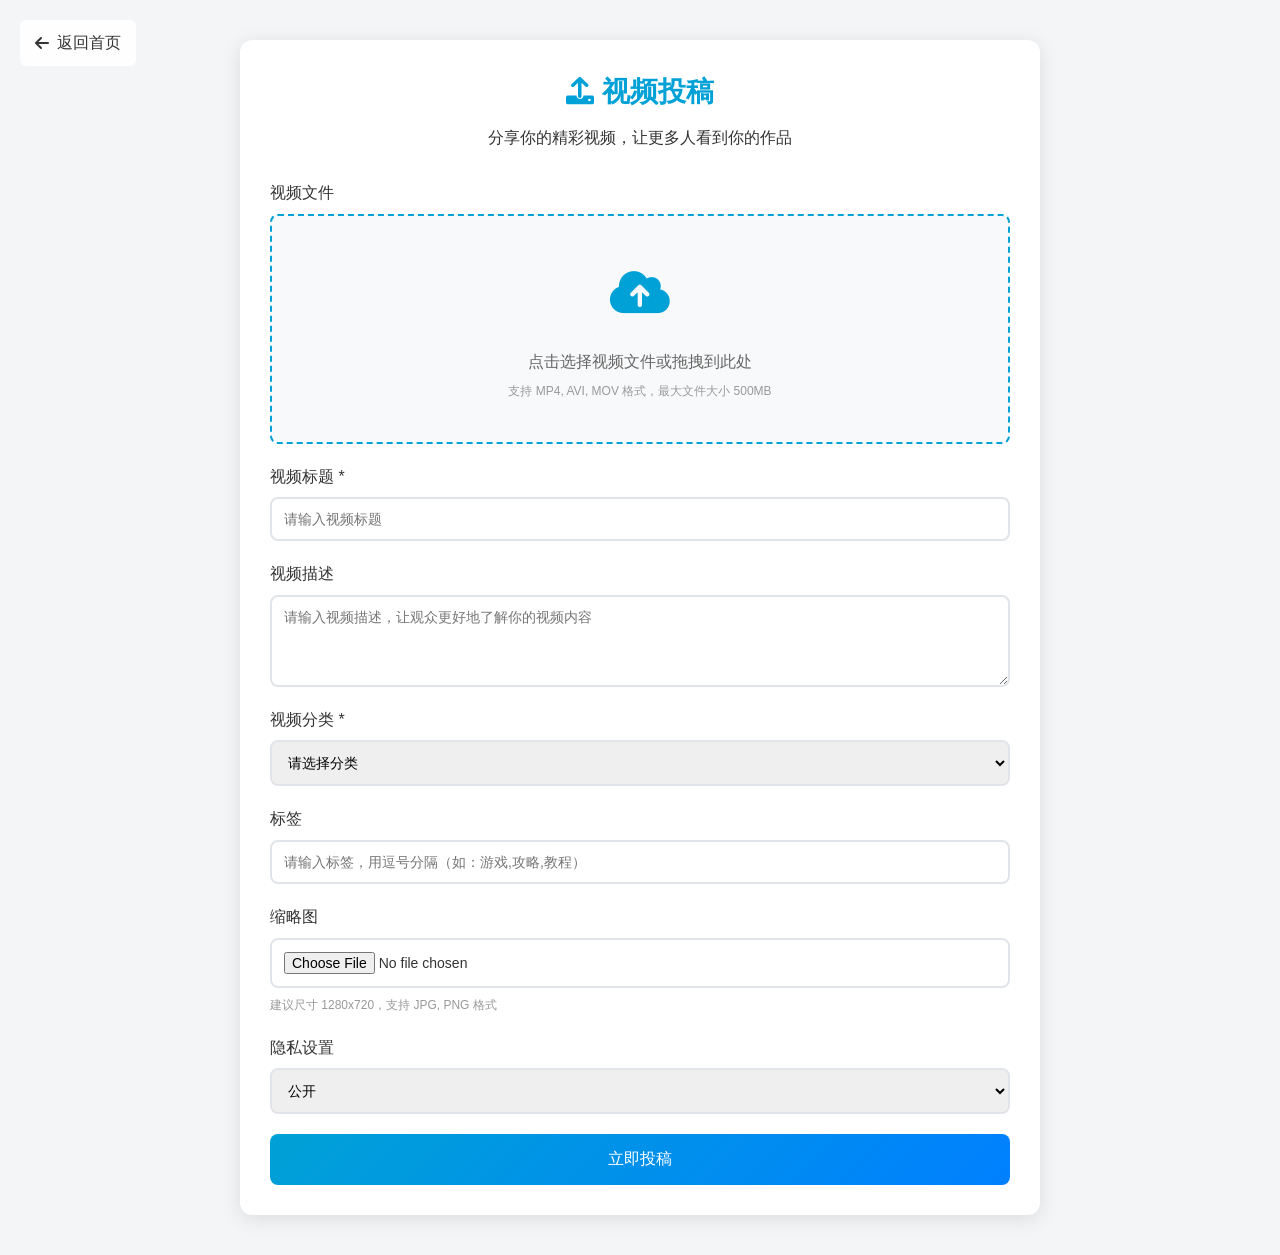
<file: 包站/upload.html>
<!DOCTYPE html>
<html lang="zh-CN">
<head>
    <meta charset="UTF-8">
    <meta name="viewport" content="width=device-width, initial-scale=1.0">
    <title>视频投稿 - 包站</title>
    <link rel="stylesheet" href="style.css">
    <link rel="icon" href="favicon.ico" type="image/x-icon">
    <link href="https://cdnjs.cloudflare.com/ajax/libs/font-awesome/6.0.0/css/all.min.css" rel="stylesheet">
    <style>
        .upload-container {
            max-width: 800px;
            margin: 40px auto;
            padding: 30px;
            background: white;
            border-radius: 12px;
            box-shadow: 0 4px 20px rgba(0, 0, 0, 0.1);
        }
        
        .upload-header {
            text-align: center;
            margin-bottom: 30px;
        }
        
        .upload-header h1 {
            color: #00a1d6;
            font-size: 28px;
            margin-bottom: 10px;
        }
        
        .upload-form {
            display: grid;
            gap: 20px;
        }
        
        .form-group {
            display: flex;
            flex-direction: column;
            gap: 8px;
        }
        
        .form-group label {
            font-weight: 500;
            color: #333;
        }
        
        .form-group input,
        .form-group textarea,
        .form-group select {
            padding: 12px;
            border: 2px solid #e1e5e9;
            border-radius: 8px;
            font-size: 14px;
            transition: border-color 0.3s ease;
        }
        
        .form-group input:focus,
        .form-group textarea:focus,
        .form-group select:focus {
            outline: none;
            border-color: #00a1d6;
        }
        
        .file-upload-area {
            border: 2px dashed #00a1d6;
            border-radius: 8px;
            padding: 40px;
            text-align: center;
            background: #f8f9fa;
            cursor: pointer;
            transition: all 0.3s ease;
        }
        
        .file-upload-area:hover {
            background: #e3f2fd;
            border-color: #0080ff;
        }
        
        .file-upload-area.dragover {
            background: #e3f2fd;
            border-color: #0080ff;
            transform: scale(1.02);
        }
        
        .file-upload-icon {
            font-size: 48px;
            color: #00a1d6;
            margin-bottom: 16px;
        }
        
        .file-upload-text {
            color: #666;
            margin-bottom: 8px;
        }
        
        .file-upload-hint {
            font-size: 12px;
            color: #999;
        }
        
        .upload-progress {
            display: none;
            margin-top: 20px;
        }
        
        .progress-bar {
            width: 100%;
            height: 8px;
            background: #e1e5e9;
            border-radius: 4px;
            overflow: hidden;
        }
        
        .progress-fill {
            height: 100%;
            background: linear-gradient(90deg, #00a1d6, #0080ff);
            width: 0%;
            transition: width 0.3s ease;
        }
        
        .progress-text {
            text-align: center;
            margin-top: 8px;
            font-size: 14px;
            color: #666;
        }
        
        .submit-btn {
            background: linear-gradient(135deg, #00a1d6, #0080ff);
            color: white;
            border: none;
            padding: 15px 30px;
            border-radius: 8px;
            font-size: 16px;
            font-weight: 500;
            cursor: pointer;
            transition: all 0.3s ease;
            width: 100%;
        }
        
        .submit-btn:hover {
            transform: translateY(-2px);
            box-shadow: 0 4px 15px rgba(0, 161, 214, 0.3);
        }
        
        .submit-btn:disabled {
            background: #ccc;
            cursor: not-allowed;
            transform: none;
            box-shadow: none;
        }
        
        .back-btn {
            position: absolute;
            top: 20px;
            left: 20px;
            background: rgba(255, 255, 255, 0.9);
            border: none;
            padding: 10px 15px;
            border-radius: 6px;
            cursor: pointer;
            color: #333;
            text-decoration: none;
            display: flex;
            align-items: center;
            gap: 8px;
            transition: all 0.3s ease;
        }
        
        .back-btn:hover {
            background: white;
            transform: translateY(-1px);
        }
        
        .preview-area {
            display: none;
            margin-top: 20px;
            padding: 20px;
            background: #f8f9fa;
            border-radius: 8px;
        }
        
        .preview-video {
            width: 100%;
            max-width: 400px;
            border-radius: 8px;
        }
        
        .preview-info {
            margin-top: 15px;
        }
        
        .preview-info h4 {
            margin-bottom: 8px;
            color: #333;
        }
        
        .preview-info p {
            color: #666;
            font-size: 14px;
        }
    </style>
</head>
<body>
    <!-- 返回按钮 -->
    <a href="index.html" class="back-btn">
        <i class="fas fa-arrow-left"></i>
        返回首页
    </a>

    <!-- 上传容器 -->
    <div class="upload-container">
        <div class="upload-header">
            <h1><i class="fas fa-upload"></i> 视频投稿</h1>
            <p>分享你的精彩视频，让更多人看到你的作品</p>
        </div>

        <form class="upload-form" id="uploadForm">
            <!-- 视频文件上传 -->
            <div class="form-group">
                <label for="videoFile">视频文件</label>
                <div class="file-upload-area" id="fileUploadArea">
                    <div class="file-upload-icon">
                        <i class="fas fa-cloud-upload-alt"></i>
                    </div>
                    <div class="file-upload-text">点击选择视频文件或拖拽到此处</div>
                    <div class="file-upload-hint">支持 MP4, AVI, MOV 格式，最大文件大小 500MB</div>
                    <input type="file" id="videoFile" accept="video/*" style="display: none;">
                </div>
            </div>

            <!-- 视频预览 -->
            <div class="preview-area" id="previewArea">
                <video class="preview-video" id="previewVideo" controls></video>
                <div class="preview-info">
                    <h4>视频信息</h4>
                    <p id="videoInfo">文件大小: -- | 时长: -- | 分辨率: --</p>
                </div>
            </div>

            <!-- 上传进度 -->
            <div class="upload-progress" id="uploadProgress">
                <div class="progress-bar">
                    <div class="progress-fill" id="progressFill"></div>
                </div>
                <div class="progress-text" id="progressText">准备上传...</div>
            </div>

            <!-- 视频标题 -->
            <div class="form-group">
                <label for="videoTitle">视频标题 *</label>
                <input type="text" id="videoTitle" placeholder="请输入视频标题" required>
            </div>

            <!-- 视频描述 -->
            <div class="form-group">
                <label for="videoDescription">视频描述</label>
                <textarea id="videoDescription" rows="4" placeholder="请输入视频描述，让观众更好地了解你的视频内容"></textarea>
            </div>

            <!-- 视频分类 -->
            <div class="form-group">
                <label for="videoCategory">视频分类 *</label>
                <select id="videoCategory" required>
                    <option value="">请选择分类</option>
                    <option value="游戏">游戏</option>
                    <option value="动画">动画</option>
                    <option value="音乐">音乐</option>
                    <option value="娱乐">娱乐</option>
                    <option value="影视">影视</option>
                    <option value="知识">知识</option>
                    <option value="美食">美食</option>
                    <option value="汽车">汽车</option>
                </select>
            </div>

            <!-- 标签 -->
            <div class="form-group">
                <label for="videoTags">标签</label>
                <input type="text" id="videoTags" placeholder="请输入标签，用逗号分隔（如：游戏,攻略,教程）">
            </div>

            <!-- 缩略图 -->
            <div class="form-group">
                <label for="thumbnailFile">缩略图</label>
                <input type="file" id="thumbnailFile" accept="image/*">
                <div class="file-upload-hint">建议尺寸 1280x720，支持 JPG, PNG 格式</div>
            </div>

            <!-- 隐私设置 -->
            <div class="form-group">
                <label for="videoPrivacy">隐私设置</label>
                <select id="videoPrivacy">
                    <option value="public">公开</option>
                    <option value="unlisted">不公开</option>
                    <option value="private">私密</option>
                </select>
            </div>

            <!-- 提交按钮 -->
            <button type="submit" class="submit-btn" id="submitBtn">立即投稿</button>
        </form>
    </div>

    <script>
        const uploadForm = document.getElementById('uploadForm');
        const videoFile = document.getElementById('videoFile');
        const submitBtn = document.getElementById('submitBtn');
        const uploadProgress = document.getElementById('uploadProgress');
        const progressFill = document.getElementById('progressFill');
        const progressText = document.getElementById('progressText');

        uploadForm.addEventListener('submit', async (e) => {
            e.preventDefault();

            if (!videoFile.files.length) {
                alert('请先选择一个视频文件！');
                return;
            }

            const formData = new FormData();
            formData.append('videoFile', videoFile.files[0]);
            // 这里我们也可以把其他表单信息加上
            // formData.append('title', document.getElementById('title').value);

            submitBtn.disabled = true;
            uploadProgress.style.display = 'block';
            progressText.textContent = '正在上传... 0%';

            try {
                const xhr = new XMLHttpRequest();
                xhr.open('POST', 'http://localhost:3000/upload', true);

                xhr.upload.onprogress = (event) => {
                    if (event.lengthComputable) {
                        const percentComplete = (event.loaded / event.total) * 100;
                        progressFill.style.width = percentComplete + '%';
                        progressText.textContent = `正在上传... ${Math.round(percentComplete)}%`;
                    }
                };

                xhr.onload = () => {
                    if (xhr.status === 200) {
                        progressText.textContent = '上传成功！';
                        alert('视频上传成功！');
                    } else {
                        progressText.textContent = `上传失败: ${xhr.statusText}`;
                        alert(`上传失败: ${xhr.responseText}`);
                    }
                    submitBtn.disabled = false;
                };

                xhr.onerror = () => {
                    progressText.textContent = '上传出错，请检查网络连接。';
                    alert('上传出错，请检查网络连接或后端服务器是否正常运行。');
                    submitBtn.disabled = false;
                };

                xhr.send(formData);

            } catch (error) {
                console.error('上传时发生错误:', error);
                alert('上传时发生错误，请查看控制台获取更多信息。');
                submitBtn.disabled = false;
                progressText.textContent = '上传失败';
            }
        });

        // 简单的拖拽和预览功能 (可以根据需要扩展)
        const fileUploadArea = document.getElementById('fileUploadArea');
        const previewArea = document.getElementById('previewArea');
        const previewVideo = document.getElementById('previewVideo');

        fileUploadArea.addEventListener('click', () => videoFile.click());

        videoFile.addEventListener('change', () => {
            if (videoFile.files.length > 0) {
                const file = videoFile.files[0];
                const videoURL = URL.createObjectURL(file);
                previewVideo.src = videoURL;
                previewArea.style.display = 'block';
            }
        });

        // 缩略图预览
        document.getElementById('thumbnailFile').addEventListener('change', (e) => {
            if (e.target.files.length > 0) {
                const file = e.target.files[0];
                if (!file.type.startsWith('image/')) {
                    alert('请选择有效的图片文件！');
                    return;
                }
                // 这里可以添加缩略图预览功能
                console.log('缩略图已选择:', file.name);
            }
        });
    </script>
</body>
</html>
</file>
<file: 包站/style.css>
/* 全局样式重置 */
* {
    margin: 0;
    padding: 0;
    box-sizing: border-box;
}

body {
    font-family: -apple-system, BlinkMacSystemFont, 'Segoe UI', 'PingFang SC', 'Hiragino Sans GB', 'Microsoft YaHei', 'Helvetica Neue', Helvetica, Arial, sans-serif;
    background-color: #f4f5f7;
    color: #333;
    line-height: 1.6;
}

/* 顶部导航栏 */
.header {
    background: linear-gradient(135deg, #00a1d6 0%, #0080ff 100%);
    box-shadow: 0 2px 8px rgba(0, 0, 0, 0.1);
    position: sticky;
    top: 0;
    z-index: 1000;
}

.header-container {
    max-width: 1200px;
    margin: 0 auto;
    padding: 0 20px;
    display: flex;
    align-items: center;
    justify-content: space-between;
    height: 60px;
}

.logo {
    display: flex;
    align-items: center;
    color: white;
    font-size: 24px;
    font-weight: bold;
    text-decoration: none;
}

.logo i {
    margin-right: 8px;
    font-size: 28px;
}

.nav-menu {
    display: flex;
    gap: 30px;
}

.nav-item {
    color: rgba(255, 255, 255, 0.9);
    text-decoration: none;
    font-size: 14px;
    padding: 8px 12px;
    border-radius: 4px;
    transition: all 0.3s ease;
}

.nav-item:hover,
.nav-item.active {
    color: white;
    background-color: rgba(255, 255, 255, 0.1);
}

.search-box {
    display: flex;
    align-items: center;
    background: rgba(255, 255, 255, 0.1);
    border-radius: 20px;
    padding: 8px 16px;
    width: 300px;
}

.search-box input {
    background: transparent;
    border: none;
    color: white;
    outline: none;
    width: 100%;
    font-size: 14px;
}

.search-box input::placeholder {
    color: rgba(255, 255, 255, 0.7);
}

.search-btn {
    background: none;
    border: none;
    color: white;
    cursor: pointer;
    padding: 4px;
    margin-left: 8px;
}

.user-actions {
    display: flex;
    align-items: center;
    gap: 16px;
}

.upload-btn {
    background: rgba(255, 255, 255, 0.2);
    border: 1px solid rgba(255, 255, 255, 0.3);
    color: white;
    padding: 8px 16px;
    border-radius: 20px;
    cursor: pointer;
    font-size: 14px;
    transition: all 0.3s ease;
    text-decoration: none;
    display: inline-flex;
    align-items: center;
    gap: 6px;
}

.upload-btn:hover {
    background: rgba(255, 255, 255, 0.3);
    text-decoration: none;
    color: white;
}

.user-avatar img {
    width: 36px;
    height: 36px;
    border-radius: 50%;
    border: 2px solid rgba(255, 255, 255, 0.3);
    cursor: pointer;
}

/* 主要内容区域 */
.main-content {
    max-width: 1200px;
    margin: 0 auto;
    padding: 20px;
}

/* 轮播图区域 */
.banner-section {
    margin-bottom: 30px;
}

.banner-container {
    position: relative;
    border-radius: 12px;
    overflow: hidden;
    box-shadow: 0 4px 20px rgba(0, 0, 0, 0.1);
}

.banner-slider {
    position: relative;
    height: 300px;
}

.banner-slide {
    position: absolute;
    top: 0;
    left: 0;
    width: 100%;
    height: 100%;
    opacity: 0;
    transition: opacity 0.5s ease;
}

.banner-slide.active {
    opacity: 1;
}

.banner-slide img {
    width: 100%;
    height: 100%;
    object-fit: cover;
}

.banner-info {
    position: absolute;
    bottom: 0;
    left: 0;
    right: 0;
    background: linear-gradient(transparent, rgba(0, 0, 0, 0.7));
    color: white;
    padding: 20px;
}

.banner-info h3 {
    font-size: 24px;
    margin-bottom: 8px;
}

.banner-info p {
    font-size: 14px;
    opacity: 0.9;
}

.banner-dots {
    position: absolute;
    bottom: 20px;
    right: 20px;
    display: flex;
    gap: 8px;
}

.dot {
    width: 12px;
    height: 12px;
    border-radius: 50%;
    background: rgba(255, 255, 255, 0.5);
    cursor: pointer;
    transition: all 0.3s ease;
}

.dot.active {
    background: white;
}

/* 分区导航 */
.category-section {
    margin-bottom: 40px;
}

.category-container {
    display: grid;
    grid-template-columns: repeat(auto-fit, minmax(120px, 1fr));
    gap: 20px;
    background: white;
    padding: 30px;
    border-radius: 12px;
    box-shadow: 0 2px 12px rgba(0, 0, 0, 0.08);
}

.category-item {
    display: flex;
    flex-direction: column;
    align-items: center;
    gap: 12px;
    padding: 20px;
    border-radius: 8px;
    cursor: pointer;
    transition: all 0.3s ease;
    text-decoration: none;
    color: #333;
}

.category-item:hover {
    background: #f8f9fa;
    transform: translateY(-2px);
}

.category-item i {
    font-size: 32px;
    color: #00a1d6;
}

.category-item span {
    font-size: 14px;
    font-weight: 500;
}

/* 视频区域 */
.video-section {
    margin-bottom: 40px;
}

.section-header {
    display: flex;
    justify-content: space-between;
    align-items: center;
    margin-bottom: 20px;
}

.section-header h2 {
    font-size: 24px;
    font-weight: 600;
    color: #333;
}

.more-link {
    color: #00a1d6;
    text-decoration: none;
    font-size: 14px;
    display: flex;
    align-items: center;
    gap: 4px;
}

.more-link:hover {
    text-decoration: underline;
}

.video-grid {
    display: grid;
    grid-template-columns: repeat(auto-fill, minmax(280px, 1fr));
    gap: 20px;
}

.video-card {
    background: white;
    border-radius: 12px;
    overflow: hidden;
    box-shadow: 0 2px 12px rgba(0, 0, 0, 0.08);
    transition: all 0.3s ease;
    cursor: pointer;
}

.video-card:hover {
    transform: translateY(-4px);
    box-shadow: 0 8px 25px rgba(0, 0, 0, 0.15);
}

.video-thumbnail {
    position: relative;
    width: 100%;
    height: 160px;
    overflow: hidden;
}

.video-thumbnail img {
    width: 100%;
    height: 100%;
    object-fit: cover;
    transition: transform 0.3s ease;
}

.video-card:hover .video-thumbnail img {
    transform: scale(1.05);
}

.video-duration {
    position: absolute;
    bottom: 8px;
    right: 8px;
    background: rgba(0, 0, 0, 0.8);
    color: white;
    padding: 2px 6px;
    border-radius: 4px;
    font-size: 12px;
}

.video-info {
    padding: 16px;
}

.video-title {
    font-size: 14px;
    font-weight: 500;
    color: #333;
    margin-bottom: 8px;
    line-height: 1.4;
    display: -webkit-box;
    -webkit-line-clamp: 2;
    -webkit-box-orient: vertical;
    overflow: hidden;
}

.video-meta {
    display: flex;
    justify-content: space-between;
    align-items: center;
    font-size: 12px;
    color: #999;
}

.video-stats {
    display: flex;
    gap: 12px;
}

.video-author {
    display: flex;
    align-items: center;
    gap: 6px;
}

.author-avatar {
    width: 20px;
    height: 20px;
    border-radius: 50%;
}

/* 排行榜区域 */
.ranking-section {
    margin-bottom: 40px;
}

.ranking-list {
    background: white;
    border-radius: 12px;
    padding: 20px;
    box-shadow: 0 2px 12px rgba(0, 0, 0, 0.08);
}

.ranking-item {
    display: flex;
    align-items: center;
    padding: 12px 0;
    border-bottom: 1px solid #f0f0f0;
    cursor: pointer;
    transition: all 0.3s ease;
}

.ranking-item:last-child {
    border-bottom: none;
}

.ranking-item:hover {
    background: #f8f9fa;
    border-radius: 8px;
    padding-left: 12px;
    padding-right: 12px;
}

.ranking-number {
    width: 30px;
    height: 30px;
    background: #f0f0f0;
    border-radius: 50%;
    display: flex;
    align-items: center;
    justify-content: center;
    font-weight: bold;
    font-size: 14px;
    margin-right: 16px;
}

.ranking-number.top {
    background: linear-gradient(135deg, #ff6b6b, #ff8e8e);
    color: white;
}

.ranking-thumbnail {
    width: 80px;
    height: 45px;
    border-radius: 6px;
    margin-right: 16px;
    object-fit: cover;
}

.ranking-info {
    flex: 1;
}

.ranking-title {
    font-size: 14px;
    font-weight: 500;
    color: #333;
    margin-bottom: 4px;
    line-height: 1.3;
}

.ranking-meta {
    font-size: 12px;
    color: #999;
}

/* 底部信息 */
.footer {
    background: #2c3e50;
    color: white;
    padding: 40px 0 20px;
    margin-top: 60px;
}

.footer-container {
    max-width: 1200px;
    margin: 0 auto;
    padding: 0 20px;
    display: grid;
    grid-template-columns: repeat(auto-fit, minmax(250px, 1fr));
    gap: 40px;
}

.footer-section h4 {
    font-size: 18px;
    margin-bottom: 20px;
    color: #ecf0f1;
}

.footer-section ul {
    list-style: none;
}

.footer-section li {
    margin-bottom: 10px;
}

.footer-section a {
    color: #bdc3c7;
    text-decoration: none;
    font-size: 14px;
    transition: color 0.3s ease;
}

.footer-section a:hover {
    color: #00a1d6;
}

.footer-bottom {
    max-width: 1200px;
    margin: 0 auto;
    padding: 20px 20px 0;
    border-top: 1px solid #34495e;
    text-align: center;
    color: #95a5a6;
    font-size: 14px;
}

/* 视频播放模态框 */
.video-modal {
    display: none;
    position: fixed;
    z-index: 2000;
    left: 0;
    top: 0;
    width: 100%;
    height: 100%;
    background-color: rgba(0, 0, 0, 0.8);
}

.modal-content {
    position: relative;
    background-color: white;
    margin: 5% auto;
    padding: 20px;
    width: 90%;
    max-width: 800px;
    border-radius: 12px;
    max-height: 90vh;
    overflow-y: auto;
}

.close-btn {
    position: absolute;
    top: 15px;
    right: 20px;
    font-size: 28px;
    font-weight: bold;
    color: #aaa;
    cursor: pointer;
    z-index: 2001;
}

.close-btn:hover {
    color: #333;
}

.video-player {
    width: 100%;
    margin-bottom: 20px;
}

.video-player video {
    width: 100%;
    border-radius: 8px;
}

.video-info h3 {
    font-size: 20px;
    margin-bottom: 12px;
    color: #333;
}

.video-stats {
    display: flex;
    gap: 20px;
    margin-bottom: 16px;
    font-size: 14px;
    color: #666;
}

.video-info p {
    font-size: 14px;
    line-height: 1.6;
    color: #555;
}

/* 响应式设计 */
@media (max-width: 768px) {
    .header-container {
        padding: 0 15px;
        height: 50px;
    }
    
    .logo {
        font-size: 20px;
    }
    
    .logo i {
        font-size: 24px;
    }
    
    .nav-menu {
        display: none;
    }
    
    .search-box {
        width: 150px;
        padding: 6px 12px;
    }
    
    .search-box input {
        font-size: 13px;
    }
    
    .upload-btn {
        padding: 6px 12px;
        font-size: 13px;
    }
    
    .user-avatar img {
        width: 32px;
        height: 32px;
    }
    
    .main-content {
        padding: 15px;
    }
    
    .banner-slider {
        height: 180px;
    }
    
    .banner-info h3 {
        font-size: 18px;
    }
    
    .banner-info p {
        font-size: 12px;
    }
    
    .category-container {
        grid-template-columns: repeat(4, 1fr);
        gap: 12px;
        padding: 20px;
    }
    
    .category-item {
        padding: 15px 10px;
    }
    
    .category-item i {
        font-size: 24px;
    }
    
    .category-item span {
        font-size: 12px;
    }
    
    .video-grid {
        grid-template-columns: repeat(auto-fill, minmax(250px, 1fr));
        gap: 15px;
    }
    
    .video-card {
        border-radius: 8px;
    }
    
    .video-thumbnail {
        height: 140px;
    }
    
    .video-info {
        padding: 12px;
    }
    
    .video-title {
        font-size: 13px;
        margin-bottom: 6px;
    }
    
    .video-meta {
        font-size: 11px;
    }
    
    .video-actions {
        margin-top: 10px;
        padding-top: 10px;
        gap: 6px;
    }
    
    .action-btn {
        padding: 6px 8px;
        font-size: 11px;
    }
    
    .action-btn i {
        font-size: 12px;
    }
    
    .section-header h2 {
        font-size: 20px;
    }
    
    .ranking-item {
        padding: 10px 0;
    }
    
    .ranking-thumbnail {
        width: 70px;
        height: 40px;
    }
    
    .ranking-title {
        font-size: 13px;
    }
    
    .ranking-meta {
        font-size: 11px;
    }
    
    .footer-container {
        grid-template-columns: 1fr;
        gap: 30px;
        padding: 0 15px;
    }
    
    .modal-content {
        margin: 10% auto;
        padding: 15px;
        width: 95%;
        max-height: 85vh;
    }
    
    .video-player video {
        border-radius: 6px;
    }
    
    .comments-section {
        margin-top: 20px;
        padding-top: 16px;
    }
    
    .comment-form textarea {
        min-height: 60px;
        padding: 10px;
    }
    
    .comment-submit-btn {
        padding: 8px 16px;
        font-size: 13px;
    }
    
    .comment-avatar {
        width: 28px;
        height: 28px;
        font-size: 12px;
    }
    
    .comment-content {
        margin-left: 36px;
        font-size: 13px;
    }
    
    .comment-actions {
        margin-left: 36px;
        gap: 12px;
    }
    
    .comment-action {
        font-size: 11px;
    }
    
    .about-btn {
        right: 12px;
        bottom: 12px;
        width: 40px;
        height: 40px;
        font-size: 18px;
    }
    
    .about-modal-content {
        padding: 18px 8px 12px 8px;
        max-width: 95vw;
    }
}

@media (max-width: 480px) {
    .header-container {
        padding: 0 10px;
    }
    
    .search-box {
        display: none;
    }
    
    .upload-btn {
        padding: 5px 10px;
        font-size: 12px;
    }
    
    .main-content {
        padding: 10px;
    }
    
    .banner-slider {
        height: 150px;
    }
    
    .category-container {
        grid-template-columns: repeat(2, 1fr);
        gap: 10px;
        padding: 15px;
    }
    
    .video-grid {
        grid-template-columns: 1fr;
        gap: 12px;
    }
    
    .video-thumbnail {
        height: 160px;
    }
    
    .video-info {
        padding: 10px;
    }
    
    .video-actions {
        flex-direction: column;
        gap: 6px;
    }
    
    .action-btn {
        padding: 8px;
        font-size: 12px;
    }
    
    .section-header {
        flex-direction: column;
        align-items: flex-start;
        gap: 8px;
    }
    
    .section-header h2 {
        font-size: 18px;
    }
    
    .ranking-item {
        padding: 8px 0;
    }
    
    .ranking-thumbnail {
        width: 60px;
        height: 35px;
        margin-right: 12px;
    }
    
    .modal-content {
        margin: 5% auto;
        padding: 12px;
        width: 98%;
    }
    
    .video-info h3 {
        font-size: 16px;
    }
    
    .comments-section h4 {
        font-size: 16px;
    }
    
    .comment-form textarea {
        min-height: 50px;
        padding: 8px;
        font-size: 13px;
    }
    
    .comment-submit-btn {
        padding: 6px 12px;
        font-size: 12px;
    }
}

/* 触摸优化 */
@media (hover: none) and (pointer: coarse) {
    .video-card:hover {
        transform: none;
    }
    
    .video-card:active {
        transform: scale(0.98);
    }
    
    .action-btn:hover {
        background: white;
        border-color: #e1e5e9;
        color: #666;
    }
    
    .action-btn:active {
        background: #f8f9fa;
        border-color: #00a1d6;
        color: #00a1d6;
    }
    
    .action-btn.liked:active {
        background: #ff3742;
        border-color: #ff3742;
    }
    
    .action-btn.favorited:active {
        background: #ff9500;
        border-color: #ff9500;
    }
    
    .category-item:hover {
        transform: none;
    }
    
    .category-item:active {
        transform: scale(0.95);
    }
    
    .nav-item:hover {
        background-color: transparent;
    }
    
    .nav-item:active {
        background-color: rgba(255, 255, 255, 0.1);
    }
}

/* 动画效果 */
@keyframes fadeIn {
    from {
        opacity: 0;
        transform: translateY(20px);
    }
    to {
        opacity: 1;
        transform: translateY(0);
    }
}

.video-card {
    animation: fadeIn 0.6s ease;
}

/* 滚动条样式 */
::-webkit-scrollbar {
    width: 8px;
}

::-webkit-scrollbar-track {
    background: #f1f1f1;
    border-radius: 4px;
}

::-webkit-scrollbar-thumb {
    background: #c1c1c1;
    border-radius: 4px;
}

::-webkit-scrollbar-thumb:hover {
    background: #a8a8a8;
}

.about-btn {
    position: fixed;
    right: 30px;
    bottom: 30px;
    z-index: 3000;
    background: #00a1d6;
    color: #fff;
    border: none;
    border-radius: 50%;
    width: 48px;
    height: 48px;
    box-shadow: 0 2px 8px rgba(0,0,0,0.15);
    font-size: 22px;
    cursor: pointer;
    display: flex;
    align-items: center;
    justify-content: center;
    transition: background 0.3s;
}
.about-btn:hover {
    background: #0080ff;
}

.about-modal {
    display: none;
    position: fixed;
    z-index: 4000;
    left: 0;
    top: 0;
    width: 100vw;
    height: 100vh;
    background: rgba(0,0,0,0.5);
    align-items: center;
    justify-content: center;
}
.about-modal.show {
    display: flex;
}
.about-modal-content {
    background: #fff;
    border-radius: 12px;
    padding: 32px 24px 24px 24px;
    max-width: 400px;
    width: 90vw;
    box-shadow: 0 8px 32px rgba(0,0,0,0.18);
    position: relative;
    animation: fadeIn 0.4s;
}
.about-close {
    position: absolute;
    top: 12px;
    right: 18px;
    font-size: 28px;
    color: #aaa;
    cursor: pointer;
    transition: color 0.2s;
}
.about-close:hover {
    color: #00a1d6;
}
@media (max-width: 600px) {
    .about-modal-content {
        padding: 18px 8px 12px 8px;
        max-width: 95vw;
    }
    .about-btn {
        right: 12px;
        bottom: 12px;
        width: 40px;
        height: 40px;
        font-size: 18px;
    }
}

.video-actions {
    display: flex;
    gap: 8px;
    margin-top: 12px;
    padding-top: 12px;
    border-top: 1px solid #f0f0f0;
}

.action-btn {
    flex: 1;
    display: flex;
    align-items: center;
    justify-content: center;
    gap: 6px;
    padding: 8px 12px;
    border: 1px solid #e1e5e9;
    border-radius: 6px;
    background: white;
    color: #666;
    font-size: 12px;
    cursor: pointer;
    transition: all 0.3s ease;
}

.action-btn:hover {
    background: #f8f9fa;
    border-color: #00a1d6;
    color: #00a1d6;
}

.action-btn.liked {
    background: #ff4757;
    border-color: #ff4757;
    color: white;
}

.action-btn.liked:hover {
    background: #ff3742;
    border-color: #ff3742;
}

.action-btn.favorited {
    background: #ffa502;
    border-color: #ffa502;
    color: white;
}

.action-btn.favorited:hover {
    background: #ff9500;
    border-color: #ff9500;
}

.action-btn i {
    font-size: 14px;
}

@media (max-width: 768px) {
    .video-actions {
        flex-direction: column;
        gap: 6px;
    }
    
    .action-btn {
        padding: 6px 8px;
        font-size: 11px;
    }
}

.comments-section {
    margin-top: 24px;
    padding-top: 20px;
    border-top: 1px solid #f0f0f0;
}

.comments-section h4 {
    font-size: 18px;
    margin-bottom: 16px;
    color: #333;
}

.comment-form {
    margin-bottom: 20px;
}

.comment-form textarea {
    width: 100%;
    padding: 12px;
    border: 2px solid #e1e5e9;
    border-radius: 8px;
    font-size: 14px;
    resize: vertical;
    min-height: 80px;
    font-family: inherit;
    transition: border-color 0.3s ease;
}

.comment-form textarea:focus {
    outline: none;
    border-color: #00a1d6;
}

.comment-submit-btn {
    margin-top: 12px;
    background: #00a1d6;
    color: white;
    border: none;
    padding: 10px 20px;
    border-radius: 6px;
    font-size: 14px;
    cursor: pointer;
    display: flex;
    align-items: center;
    gap: 8px;
    transition: background 0.3s ease;
}

.comment-submit-btn:hover {
    background: #0080ff;
}

.comment-submit-btn:disabled {
    background: #ccc;
    cursor: not-allowed;
}

.comments-list {
    max-height: 300px;
    overflow-y: auto;
}

.comment-item {
    padding: 12px 0;
    border-bottom: 1px solid #f0f0f0;
}

.comment-item:last-child {
    border-bottom: none;
}

.comment-header {
    display: flex;
    align-items: center;
    gap: 8px;
    margin-bottom: 6px;
}

.comment-avatar {
    width: 32px;
    height: 32px;
    border-radius: 50%;
    background: #00a1d6;
    color: white;
    display: flex;
    align-items: center;
    justify-content: center;
    font-size: 14px;
    font-weight: bold;
}

.comment-author {
    font-weight: 500;
    color: #333;
    font-size: 14px;
}

.comment-time {
    color: #999;
    font-size: 12px;
}

.comment-content {
    color: #555;
    font-size: 14px;
    line-height: 1.5;
    margin-left: 40px;
}

.comment-actions {
    margin-top: 8px;
    margin-left: 40px;
    display: flex;
    gap: 16px;
}

.comment-action {
    color: #999;
    font-size: 12px;
    cursor: pointer;
    transition: color 0.3s ease;
}

.comment-action:hover {
    color: #00a1d6;
}

@media (max-width: 768px) {
    .comments-section {
        margin-top: 20px;
        padding-top: 16px;
    }
    
    .comment-form textarea {
        min-height: 60px;
    }
    
    .comment-submit-btn {
        padding: 8px 16px;
        font-size: 13px;
    }
    
    .comment-avatar {
        width: 28px;
        height: 28px;
        font-size: 12px;
    }
    
    .comment-content {
        margin-left: 36px;
    }
    
    .comment-actions {
        margin-left: 36px;
    }
}
</file>
